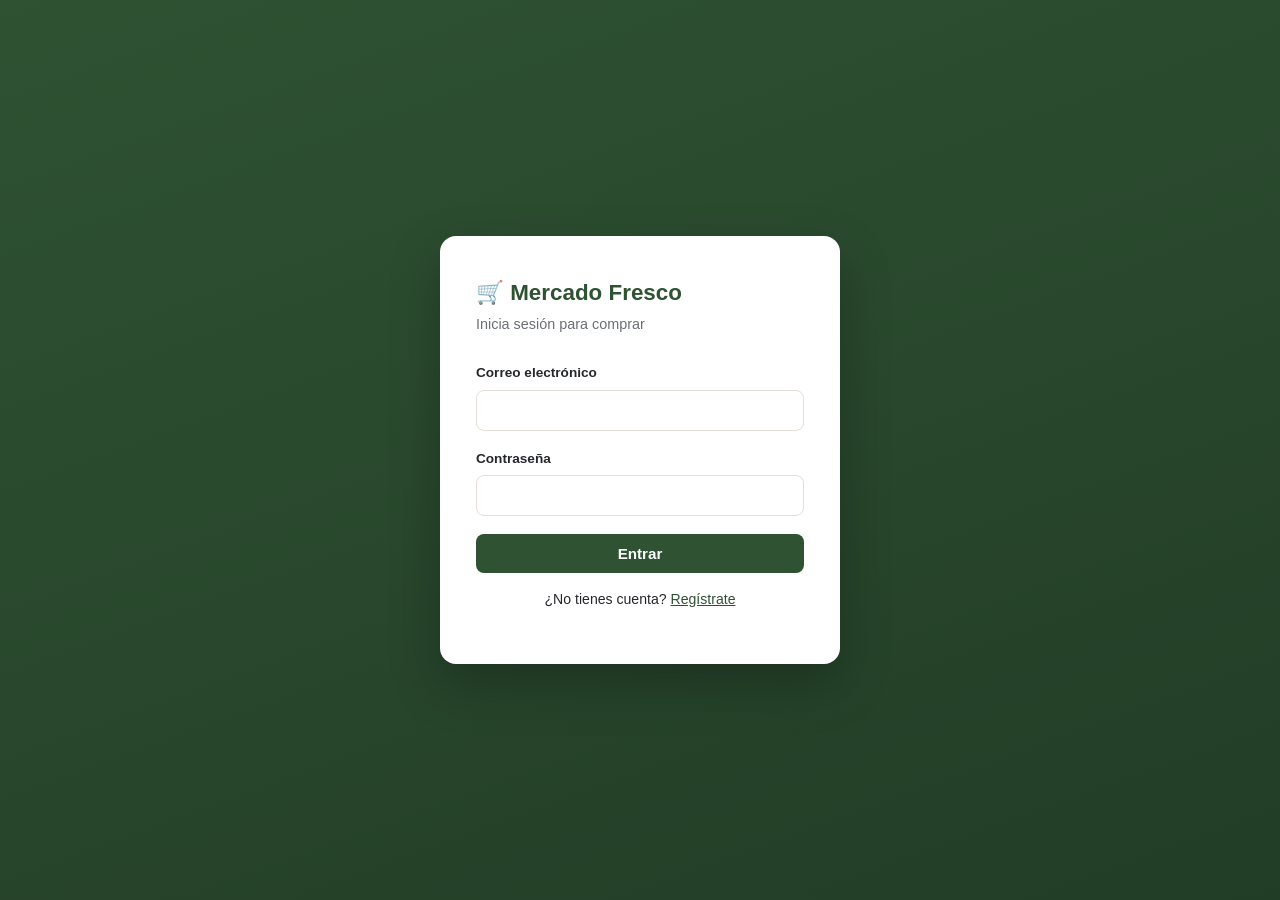
<file: pagos/src/main/resources/static/index.html>
<!DOCTYPE html>
<html lang="es">
<head>
  <meta charset="UTF-8" />
  <title>Mercado Fresco</title>
</head>
<body>
  <script src="js/config.js"></script>
  <script src="js/api.js"></script>
  <script>
    if (Session.isLoggedIn()) {
      window.location.href = Session.isAdmin() ? "admin-dashboard.html" : "productos.html";
    } else {
      window.location.href = "login.html";
    }
  </script>
</body>
</html>
</file>
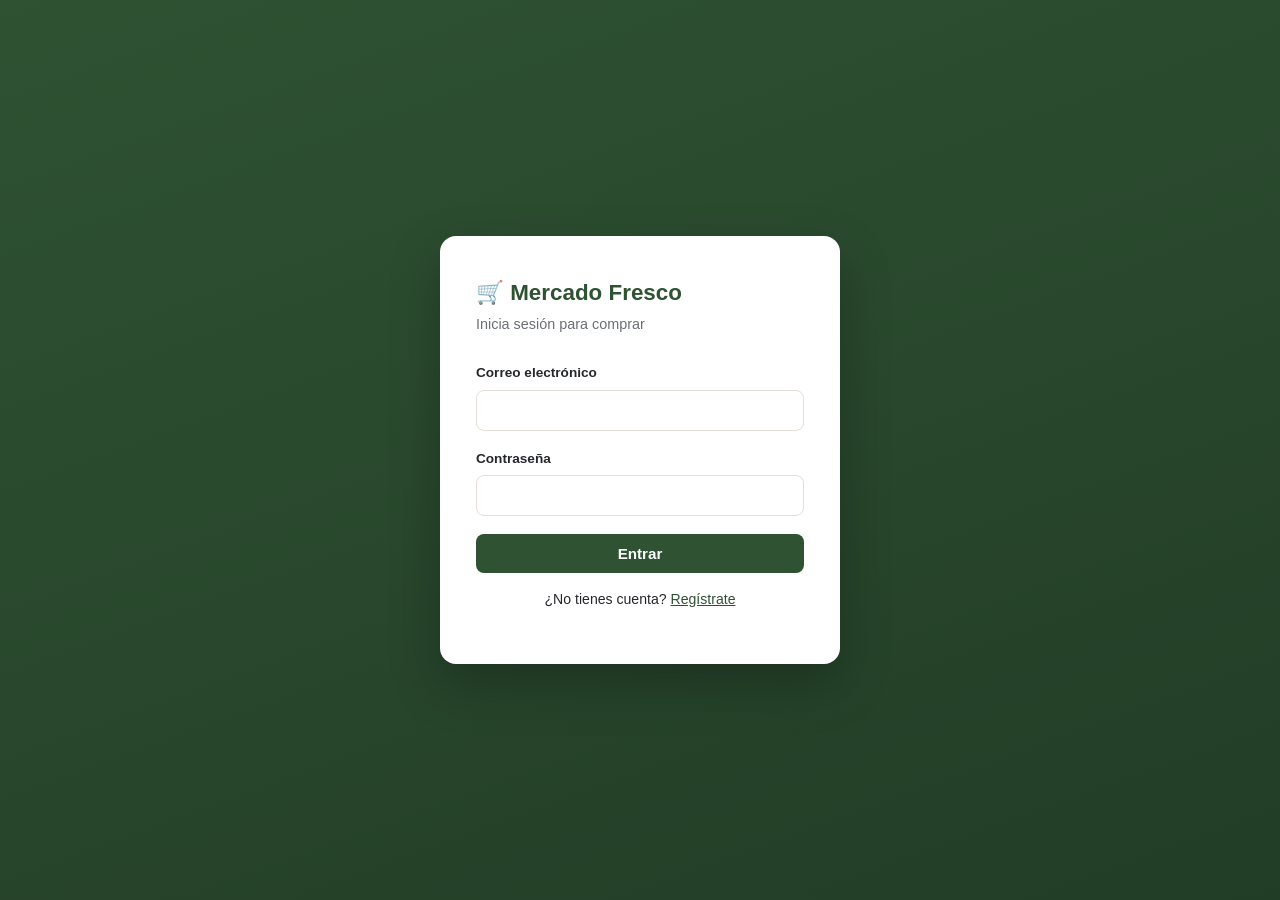
<file: pagos/src/main/resources/static/admin-dashboard.html>
<!DOCTYPE html>
<html lang="es">
<head>
  <meta charset="UTF-8" />
  <meta name="viewport" content="width=device-width, initial-scale=1.0" />
  <title>Reportes — Panel Admin</title>
  <link rel="stylesheet" href="css/styles.css" />
</head>
<body>
  <div id="topbar" class="topbar"></div>

  <div class="container">
    <div class="page-header">
      <h1>Todas las compras</h1>
    </div>
    <div id="alertBox"></div>
    <div id="statsRow" class="mt-16" style="display:flex; gap:14px; flex-wrap:wrap; margin-bottom:20px;"></div>
    <div id="ordersTableWrap"></div>
  </div>

  <!-- Modal de detalle de una compra -->
  <div id="detailModal" class="hidden" style="position:fixed; inset:0; background:rgba(37,39,43,0.5); display:flex; align-items:center; justify-content:center; z-index:1000;">
    <div style="background:white; border-radius:14px; padding:24px; width:100%; max-width:440px; max-height:80vh; overflow-y:auto;">
      <div class="flex-between">
        <h3 style="margin:0;">Detalle de compra</h3>
        <button class="btn btn--outline btn--sm" id="closeModalBtn">Cerrar</button>
      </div>
      <div id="modalBody" class="mt-16"></div>
    </div>
  </div>

  <script src="js/config.js"></script>
  <script src="js/api.js"></script>
  <script src="js/toast.js"></script>
  <script src="js/nav.js"></script>
  <script src="js/admin-dashboard.js"></script>
</body>
</html>
</file>
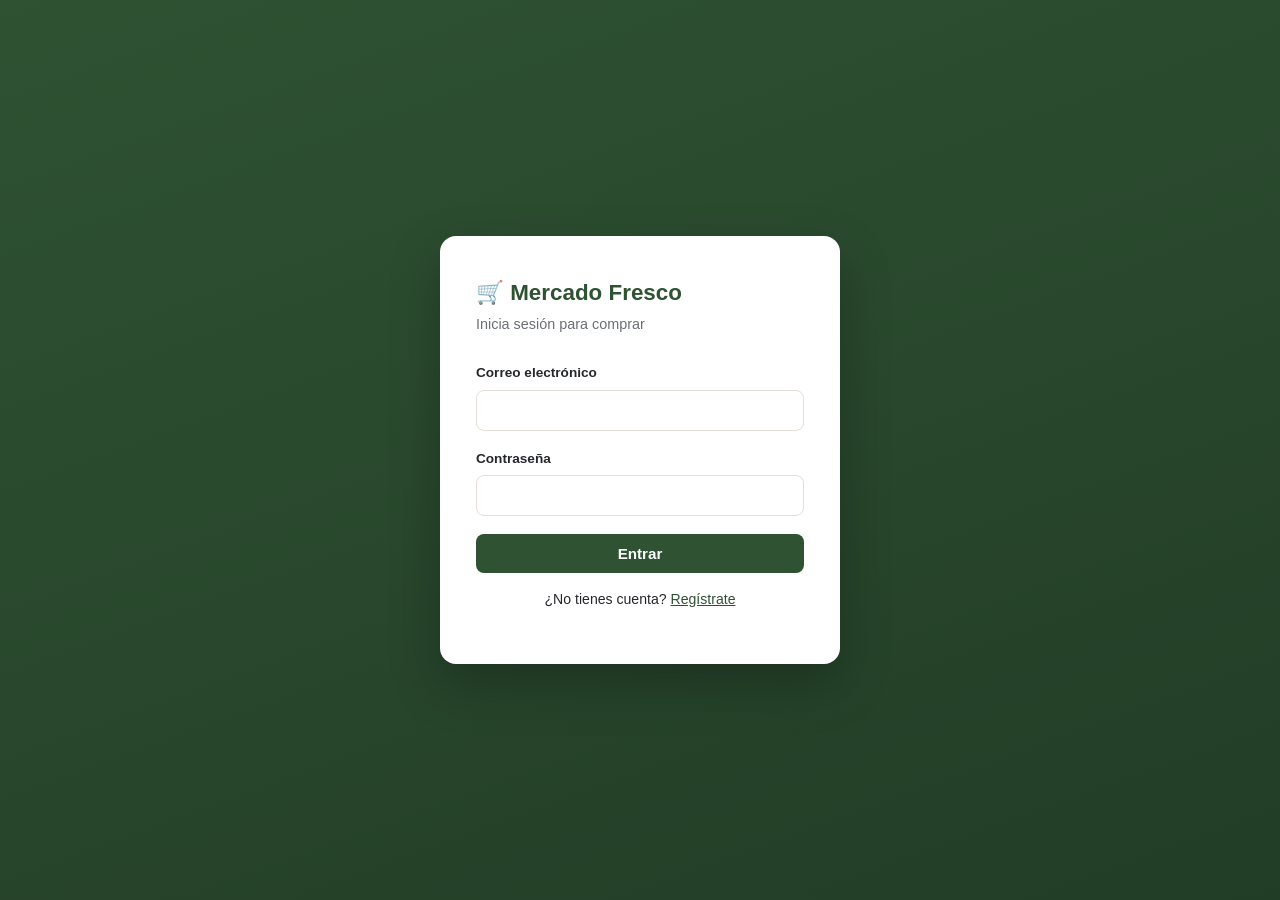
<file: pagos/src/main/resources/static/admin-productos.html>
<!DOCTYPE html>
<html lang="es">
<head>
  <meta charset="UTF-8" />
  <meta name="viewport" content="width=device-width, initial-scale=1.0" />
  <title>Productos — Panel Admin</title>
  <link rel="stylesheet" href="css/styles.css" />
</head>
<body>
  <div id="topbar" class="topbar"></div>

  <div class="container">
    <div class="page-header">
      <h1>Gestión de productos</h1>
      <button class="btn btn--accent" id="newProductBtn">+ Nuevo producto</button>
    </div>
    <div id="alertBox"></div>
    <div id="productsTableWrap"></div>
  </div>

  <!-- Modal crear/editar -->
  <div id="productModal" class="hidden" style="position:fixed; inset:0; background:rgba(37,39,43,0.5); display:flex; align-items:center; justify-content:center; z-index:1000;">
    <div style="background:white; border-radius:14px; padding:24px; width:100%; max-width:420px;">
      <div class="flex-between">
        <h3 id="modalTitle" style="margin:0;">Nuevo producto</h3>
        <button class="btn btn--outline btn--sm" id="closeProductModalBtn">Cerrar</button>
      </div>

      <form id="productForm" class="mt-16">
        <input type="hidden" id="productId" />
        <div class="field">
          <label for="nombre">Nombre</label>
          <input type="text" id="nombre" required />
        </div>
        <div class="field">
          <label for="descripcion">Descripción</label>
          <input type="text" id="descripcion" />
        </div>
        <div class="field">
          <label for="precio">Precio (S/)</label>
          <input type="number" id="precio" min="0" step="0.01" required />
        </div>
        <div class="field">
          <label for="stock">Stock</label>
          <input type="number" id="stock" min="0" required />
        </div>
        <div class="field">
          <label for="imagenUrl">URL de imagen (opcional)</label>
          <input type="text" id="imagenUrl" placeholder="https://..." />
        </div>
        <button type="submit" class="btn btn--primary btn--block" id="saveProductBtn">Guardar</button>
      </form>
    </div>
  </div>

  <script src="js/config.js"></script>
  <script src="js/api.js"></script>
  <script src="js/toast.js"></script>
  <script src="js/nav.js"></script>
  <script src="js/admin-productos.js"></script>
</body>
</html>
</file>
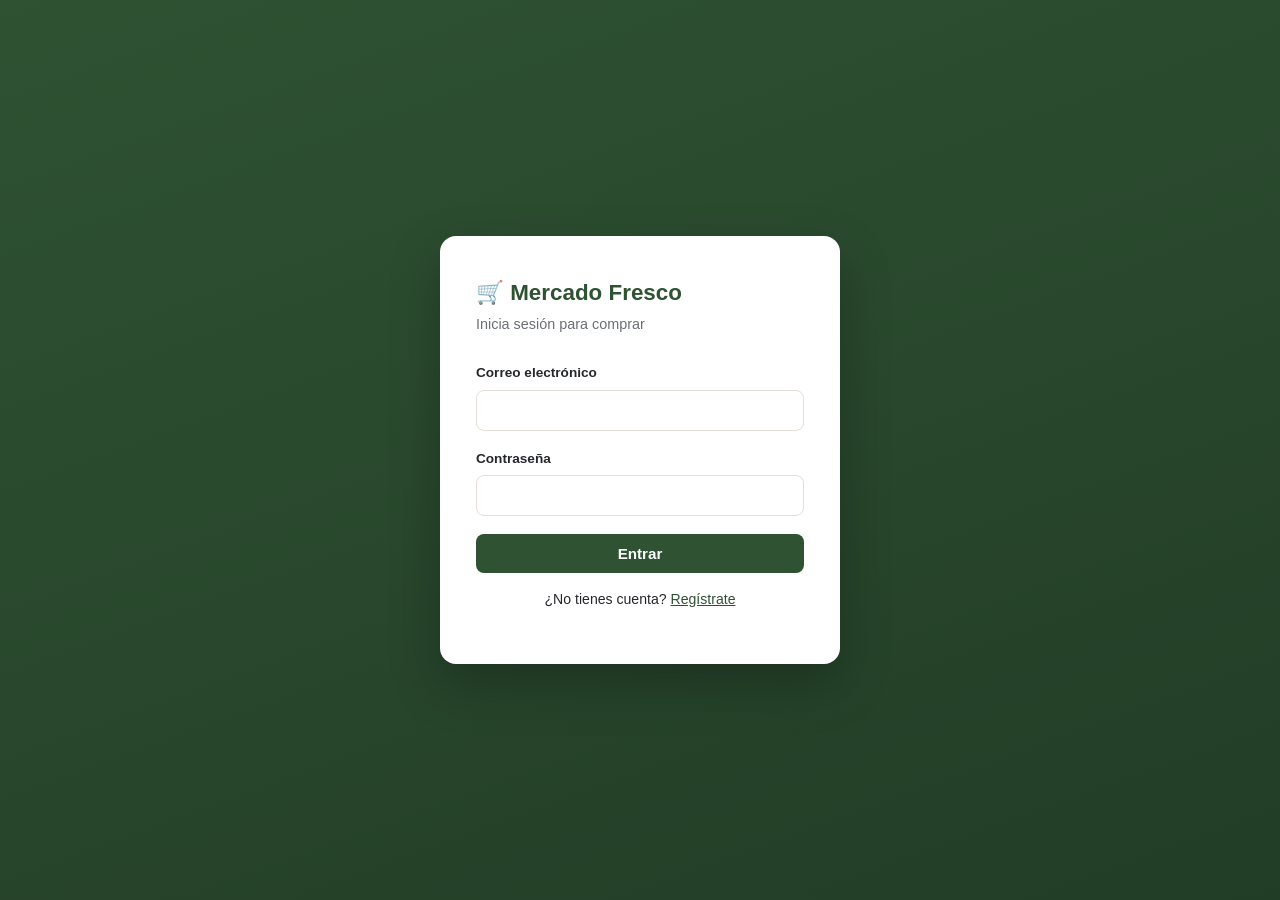
<file: pagos/src/main/resources/static/carrito.html>
<!DOCTYPE html>
<html lang="es">
<head>
  <meta charset="UTF-8" />
  <meta name="viewport" content="width=device-width, initial-scale=1.0" />
  <title>Mi carrito — Mercado Fresco</title>
  <link rel="stylesheet" href="css/styles.css" />
</head>
<body>
  <div id="topbar" class="topbar"></div>

  <div class="container" style="max-width: 720px;">
    <div class="page-header">
      <h1>Mi carrito</h1>
      <a href="productos.html" class="btn btn--outline btn--sm">← Seguir comprando</a>
    </div>

    <div id="alertBox"></div>
    <div id="cartContent"></div>
  </div>

  <script src="js/config.js"></script>
  <script src="js/api.js"></script>
  <script src="js/toast.js"></script>
  <script src="js/nav.js"></script>
  <script src="js/carrito.js"></script>
</body>
</html>
</file>
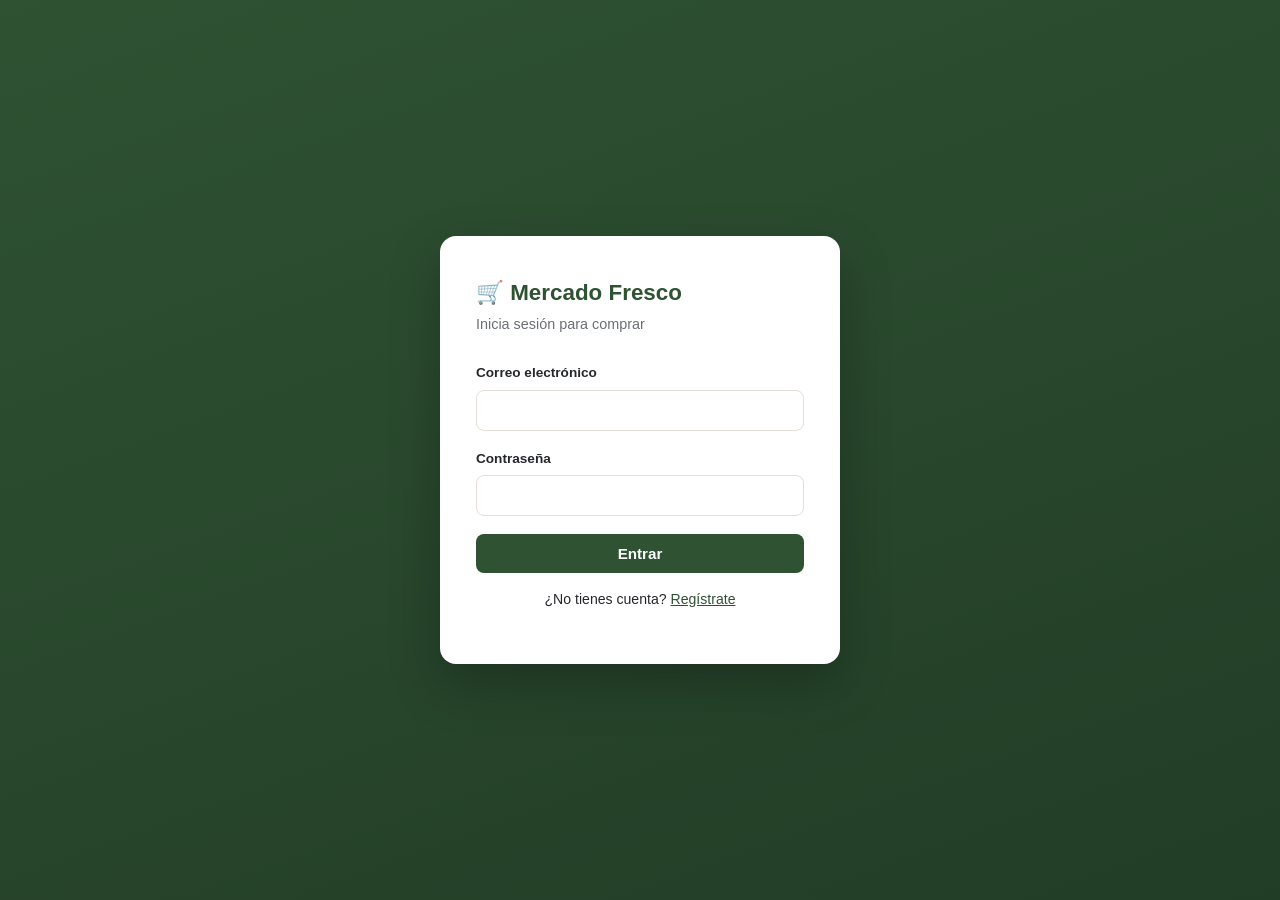
<file: pagos/src/main/resources/static/checkout.html>
<!DOCTYPE html>
<html lang="es">
<head>
  <meta charset="UTF-8" />
  <meta name="viewport" content="width=device-width, initial-scale=1.0" />
  <title>Pagar — Mercado Fresco</title>
  <link rel="stylesheet" href="css/styles.css" />
</head>
<body>
  <div id="topbar" class="topbar"></div>

  <div class="container" style="max-width: 560px;">
    <div class="page-header">
      <h1>Confirmar pago</h1>
      <a href="carrito.html" class="btn btn--outline btn--sm">← Volver al carrito</a>
    </div>

    <div id="alertBox"></div>
    <div id="checkoutContent"></div>
  </div>

  <script src="js/config.js"></script>
  <script src="js/api.js"></script>
  <script src="js/toast.js"></script>
  <script src="js/nav.js"></script>
  <script src="js/checkout.js"></script>
</body>
</html>
</file>
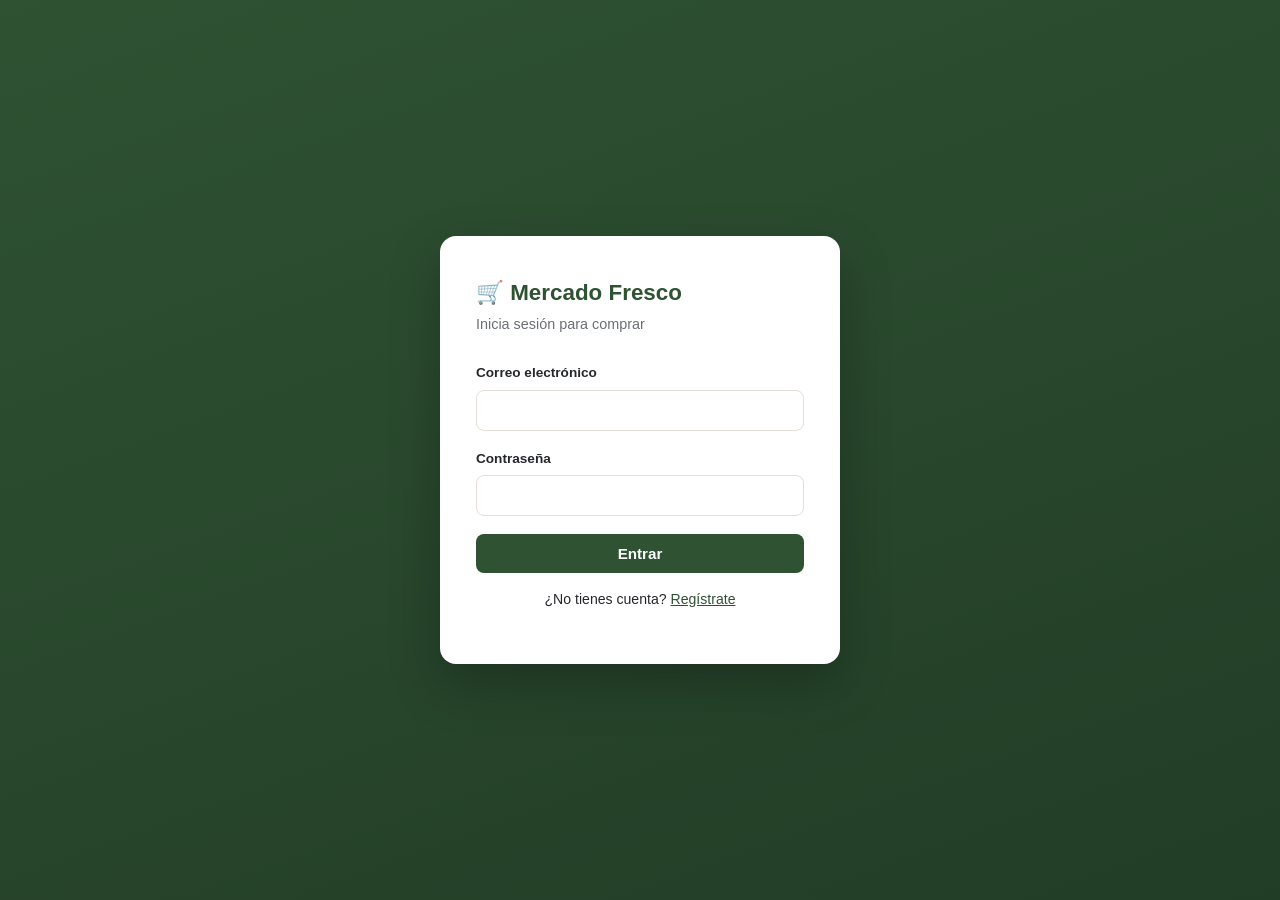
<file: pagos/src/main/resources/static/login.html>
<!DOCTYPE html>
<html lang="es">
<head>
  <meta charset="UTF-8" />
  <meta name="viewport" content="width=device-width, initial-scale=1.0" />
  <title>Iniciar sesión — Mercado Fresco</title>
  <link rel="stylesheet" href="css/styles.css" />
</head>
<body>
  <div class="auth-shell">
    <div class="auth-card">
      <div class="auth-card__logo">🛒 Mercado Fresco</div>
      <div class="auth-card__tagline">Inicia sesión para comprar</div>

      <div id="alertBox"></div>

      <form id="loginForm">
        <div class="field">
          <label for="email">Correo electrónico</label>
          <input type="email" id="email" required autocomplete="email" />
        </div>
        <div class="field">
          <label for="pass">Contraseña</label>
          <input type="password" id="pass" required autocomplete="current-password" />
        </div>
        <button type="submit" class="btn btn--primary" id="submitBtn">Entrar</button>
      </form>

      <p class="mt-16" style="text-align:center; font-size:0.88rem;">
        ¿No tienes cuenta? <a href="register.html">Regístrate</a>
      </p>
    </div>
  </div>

  <script src="js/config.js"></script>
  <script src="js/api.js"></script>
  <script src="js/auth.js"></script>
</body>
</html>
</file>
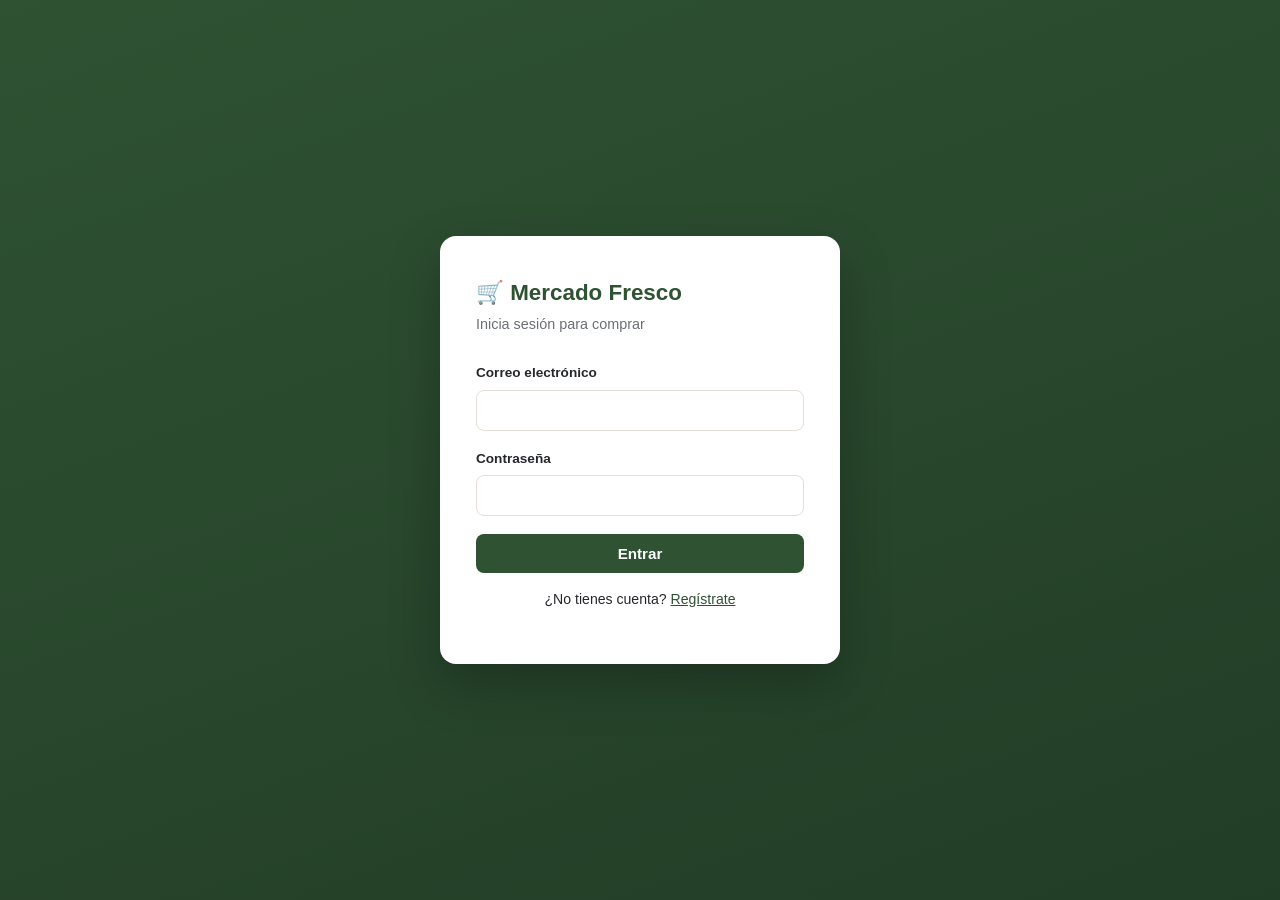
<file: pagos/src/main/resources/static/mis-compras.html>
<!DOCTYPE html>
<html lang="es">
<head>
  <meta charset="UTF-8" />
  <meta name="viewport" content="width=device-width, initial-scale=1.0" />
  <title>Mis compras — Mercado Fresco</title>
  <link rel="stylesheet" href="css/styles.css" />
</head>
<body>
  <div id="topbar" class="topbar"></div>

  <div class="container">
    <div class="page-header">
      <h1>Mis compras</h1>
    </div>
    <div id="alertBox"></div>
    <div id="ordersList"></div>
  </div>

  <script src="js/config.js"></script>
  <script src="js/api.js"></script>
  <script src="js/toast.js"></script>
  <script src="js/nav.js"></script>
  <script src="js/mis-compras.js"></script>
</body>
</html>
</file>
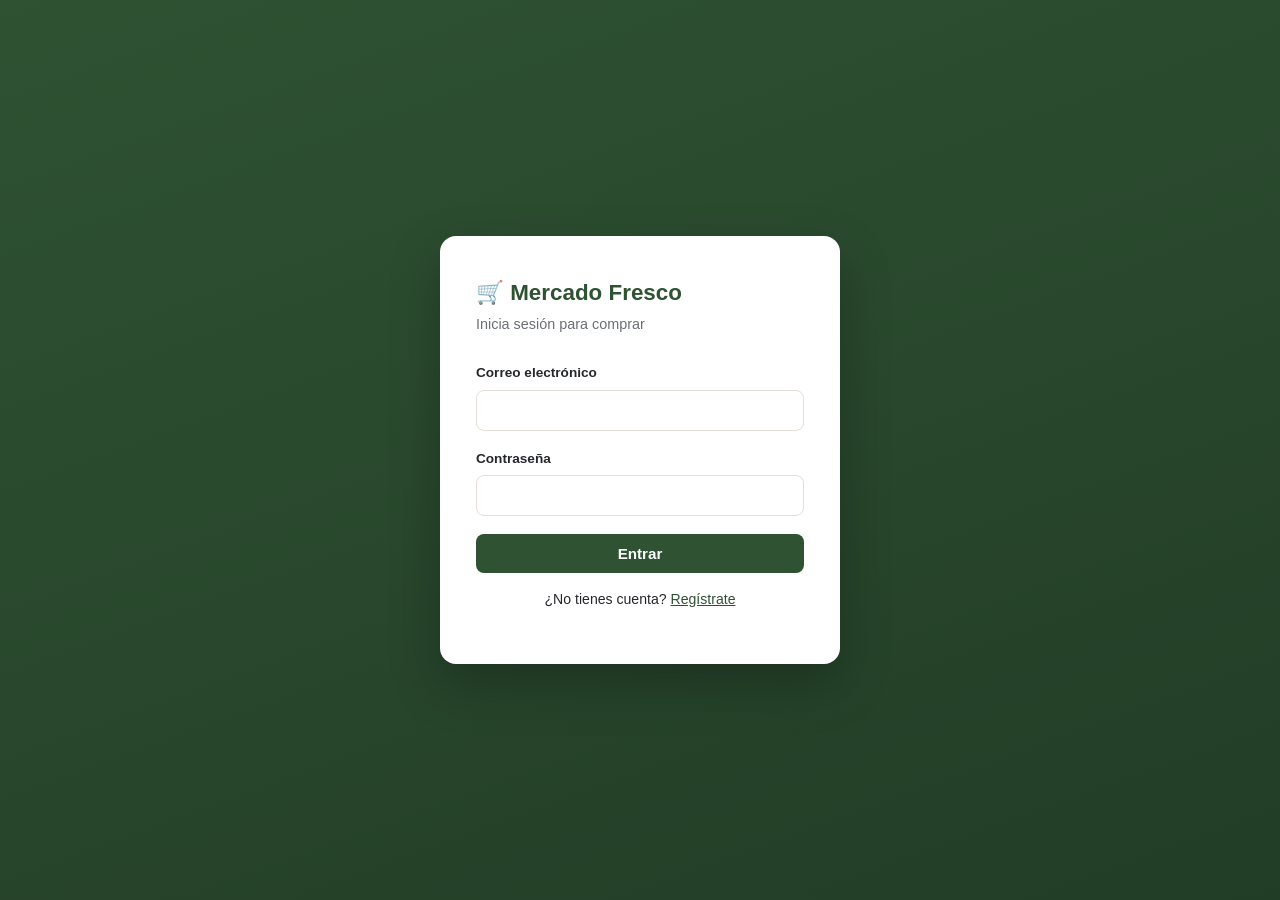
<file: pagos/src/main/resources/static/productos.html>
<!DOCTYPE html>
<html lang="es">
<head>
  <meta charset="UTF-8" />
  <meta name="viewport" content="width=device-width, initial-scale=1.0" />
  <title>Catálogo — Mercado Fresco</title>
  <link rel="stylesheet" href="css/styles.css" />
</head>
<body>
  <div id="topbar" class="topbar"></div>

  <div class="container">
    <div class="page-header">
      <h1>Catálogo de productos</h1>
    </div>
    <div id="alertBox"></div>
    <div id="productGrid" class="product-grid"></div>
  </div>

  <script src="js/config.js"></script>
  <script src="js/api.js"></script>
  <script src="js/toast.js"></script>
  <script src="js/nav.js"></script>
  <script src="js/productos.js"></script>
</body>
</html>
</file>
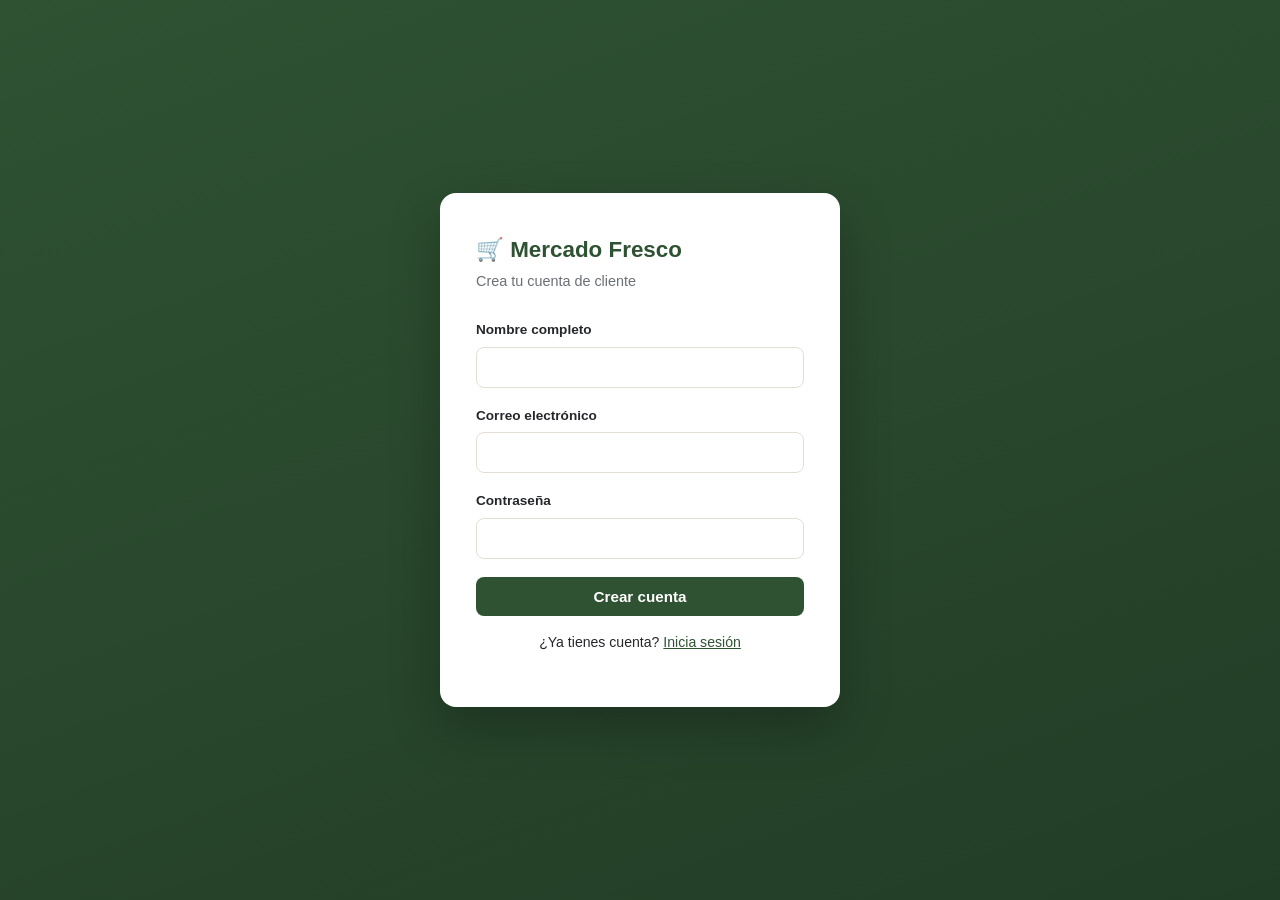
<file: pagos/src/main/resources/static/register.html>
<!DOCTYPE html>
<html lang="es">
<head>
  <meta charset="UTF-8" />
  <meta name="viewport" content="width=device-width, initial-scale=1.0" />
  <title>Crear cuenta — Mercado Fresco</title>
  <link rel="stylesheet" href="css/styles.css" />
</head>
<body>
  <div class="auth-shell">
    <div class="auth-card">
      <div class="auth-card__logo">🛒 Mercado Fresco</div>
      <div class="auth-card__tagline">Crea tu cuenta de cliente</div>

      <div id="alertBox"></div>

      <form id="registerForm">
        <div class="field">
          <label for="nombre">Nombre completo</label>
          <input type="text" id="nombre" required autocomplete="name" />
        </div>
        <div class="field">
          <label for="email">Correo electrónico</label>
          <input type="email" id="email" required autocomplete="email" />
        </div>
        <div class="field">
          <label for="pass">Contraseña</label>
          <input type="password" id="pass" required minlength="6" autocomplete="new-password" />
        </div>
        <button type="submit" class="btn btn--primary" id="submitBtn">Crear cuenta</button>
      </form>

      <p class="mt-16" style="text-align:center; font-size:0.88rem;">
        ¿Ya tienes cuenta? <a href="login.html">Inicia sesión</a>
      </p>
    </div>
  </div>

  <script src="js/config.js"></script>
  <script src="js/api.js"></script>
  <script src="js/register.js"></script>
</body>
</html>
</file>
<file: pagos/src/main/resources/static/css/styles.css>
/* ===== Tokens ===== */
:root {
  --color-bg: #FAF7F2;
  --color-surface: #FFFFFF;
  --color-primary: #2F5233;
  --color-primary-dark: #223D26;
  --color-accent: #E8973D;
  --color-accent-dark: #C97C28;
  --color-text: #25272B;
  --color-text-muted: #6B6F76;
  --color-border: #E4DFD6;
  --color-danger: #B3432B;
  --color-success: #2F5233;

  --font-body: -apple-system, "Segoe UI", Roboto, Helvetica, Arial, sans-serif;
  --font-mono: "SFMono-Regular", Consolas, "Liberation Mono", Menlo, monospace;

  --radius: 10px;
  --shadow: 0 2px 10px rgba(37, 39, 43, 0.08);
}

* { box-sizing: border-box; }

body {
  margin: 0;
  font-family: var(--font-body);
  background: var(--color-bg);
  color: var(--color-text);
  line-height: 1.5;
}

a { color: var(--color-primary); }

/* ===== Layout ===== */
.topbar {
  display: flex;
  align-items: center;
  justify-content: space-between;
  padding: 14px 28px;
  background: var(--color-primary);
  color: white;
}

.topbar__brand {
  font-weight: 700;
  font-size: 1.15rem;
  letter-spacing: 0.02em;
  color: white;
  text-decoration: none;
}

.topbar__nav {
  display: flex;
  align-items: center;
  gap: 18px;
}

.topbar__nav a {
  color: rgba(255,255,255,0.85);
  text-decoration: none;
  font-size: 0.92rem;
}
.topbar__nav a:hover { color: white; }

.topbar__user {
  font-size: 0.85rem;
  color: rgba(255,255,255,0.75);
}

.container {
  max-width: 1080px;
  margin: 0 auto;
  padding: 32px 24px 80px;
}

.container--narrow {
  max-width: 420px;
}

/* ===== Auth pages ===== */
.auth-shell {
  min-height: 100vh;
  display: flex;
  align-items: center;
  justify-content: center;
  background: linear-gradient(160deg, var(--color-primary) 0%, var(--color-primary-dark) 100%);
  padding: 20px;
}

.auth-card {
  background: var(--color-surface);
  border-radius: 16px;
  box-shadow: 0 20px 50px rgba(0,0,0,0.25);
  width: 100%;
  max-width: 400px;
  padding: 40px 36px;
}

.auth-card__logo {
  font-weight: 800;
  font-size: 1.4rem;
  color: var(--color-primary);
  margin-bottom: 4px;
}

.auth-card__tagline {
  color: var(--color-text-muted);
  font-size: 0.9rem;
  margin-bottom: 28px;
}

/* ===== Forms ===== */
.field {
  margin-bottom: 18px;
}

.field label {
  display: block;
  font-size: 0.85rem;
  font-weight: 600;
  margin-bottom: 6px;
  color: var(--color-text);
}

.field input,
.field select,
.field textarea {
  width: 100%;
  padding: 11px 13px;
  border: 1px solid var(--color-border);
  border-radius: 8px;
  font-size: 0.95rem;
  font-family: inherit;
  background: var(--color-surface);
  color: var(--color-text);
}

.field input:focus,
.field select:focus,
.field textarea:focus {
  outline: 2px solid var(--color-primary);
  outline-offset: 1px;
  border-color: var(--color-primary);
}

/* ===== Buttons ===== */
.btn {
  display: inline-flex;
  align-items: center;
  justify-content: center;
  gap: 8px;
  padding: 11px 20px;
  border-radius: 8px;
  border: none;
  font-size: 0.95rem;
  font-weight: 600;
  cursor: pointer;
  font-family: inherit;
  transition: transform 0.05s ease, opacity 0.15s ease;
}
.btn:active { transform: scale(0.98); }
.btn:disabled { opacity: 0.6; cursor: not-allowed; }

.btn--primary { background: var(--color-primary); color: white; width: 100%; }
.btn--primary:hover:not(:disabled) { background: var(--color-primary-dark); }

.btn--accent { background: var(--color-accent); color: white; }
.btn--accent:hover:not(:disabled) { background: var(--color-accent-dark); }

.btn--outline {
  background: transparent;
  border: 1px solid var(--color-border);
  color: var(--color-text);
}
.btn--outline:hover:not(:disabled) { border-color: var(--color-primary); color: var(--color-primary); }

.btn--danger { background: var(--color-danger); color: white; }
.btn--sm { padding: 7px 12px; font-size: 0.82rem; }
.btn--block { width: 100%; }

/* ===== Alerts ===== */
.alert {
  padding: 12px 14px;
  border-radius: 8px;
  font-size: 0.88rem;
  margin-bottom: 16px;
}
.alert--error { background: #FBEAE5; color: var(--color-danger); border: 1px solid #F0C7B9; }
.alert--success { background: #E9F1EA; color: var(--color-primary); border: 1px solid #C8DCC9; }

/* ===== Cards / Grid ===== */
.page-header {
  display: flex;
  align-items: center;
  justify-content: space-between;
  margin-bottom: 24px;
  flex-wrap: wrap;
  gap: 12px;
}

.page-header h1 {
  font-size: 1.5rem;
  margin: 0;
}

.product-grid {
  display: grid;
  grid-template-columns: repeat(auto-fill, minmax(220px, 1fr));
  gap: 18px;
}

.product-card {
  background: var(--color-surface);
  border-radius: var(--radius);
  box-shadow: var(--shadow);
  overflow: hidden;
  display: flex;
  flex-direction: column;
}

.product-card__image {
  width: 100%;
  aspect-ratio: 4 / 3;
  object-fit: cover;
  background: var(--color-border);
}

.product-card__body {
  padding: 14px 16px 16px;
  display: flex;
  flex-direction: column;
  gap: 8px;
  flex: 1;
}

.product-card__name {
  font-weight: 600;
  font-size: 0.98rem;
}

.product-card__desc {
  font-size: 0.82rem;
  color: var(--color-text-muted);
  flex: 1;
}

.product-card__price {
  font-family: var(--font-mono);
  font-weight: 700;
  color: var(--color-primary);
  font-size: 1.05rem;
}

.product-card__stock {
  font-size: 0.75rem;
  color: var(--color-text-muted);
}

.product-card__footer {
  display: flex;
  align-items: center;
  gap: 8px;
}

.qty-input {
  width: 54px;
  padding: 8px;
  border: 1px solid var(--color-border);
  border-radius: 6px;
  text-align: center;
  font-family: inherit;
}

/* ===== Table ===== */
table.data-table {
  width: 100%;
  border-collapse: collapse;
  background: var(--color-surface);
  border-radius: var(--radius);
  overflow: hidden;
  box-shadow: var(--shadow);
}

.data-table th,
.data-table td {
  padding: 12px 14px;
  text-align: left;
  border-bottom: 1px solid var(--color-border);
  font-size: 0.88rem;
}

.data-table th {
  background: var(--color-bg);
  font-weight: 700;
  color: var(--color-text-muted);
  text-transform: uppercase;
  font-size: 0.72rem;
  letter-spacing: 0.04em;
}

.data-table tr:last-child td { border-bottom: none; }

/* ===== Badge ===== */
.badge {
  display: inline-block;
  padding: 3px 10px;
  border-radius: 999px;
  font-size: 0.72rem;
  font-weight: 700;
  text-transform: uppercase;
  letter-spacing: 0.03em;
}
.badge--pagado { background: #E9F1EA; color: var(--color-primary); }
.badge--pendiente { background: #FCF3DE; color: #966B1F; }
.badge--fallido { background: #FBEAE5; color: var(--color-danger); }
.badge--admin { background: var(--color-accent); color: white; }
.badge--client { background: var(--color-border); color: var(--color-text); }

/* ===== Cart drawer / summary ===== */
.cart-item {
  display: flex;
  align-items: center;
  justify-content: space-between;
  gap: 12px;
  padding: 14px 0;
  border-bottom: 1px solid var(--color-border);
}

.cart-item__name { font-weight: 600; font-size: 0.92rem; }
.cart-item__meta { font-size: 0.8rem; color: var(--color-text-muted); }

.summary-box {
  background: var(--color-surface);
  border-radius: var(--radius);
  box-shadow: var(--shadow);
  padding: 20px;
}

.summary-row {
  display: flex;
  justify-content: space-between;
  font-size: 0.9rem;
  padding: 6px 0;
}

.summary-row--total {
  font-weight: 800;
  font-size: 1.1rem;
  border-top: 1px solid var(--color-border);
  margin-top: 8px;
  padding-top: 12px;
  color: var(--color-primary);
}

/* ===== Payment method picker ===== */
.pay-methods {
  display: grid;
  grid-template-columns: repeat(3, 1fr);
  gap: 10px;
  margin-bottom: 20px;
}

.pay-method {
  border: 2px solid var(--color-border);
  border-radius: 10px;
  padding: 16px 10px;
  text-align: center;
  cursor: pointer;
  background: var(--color-surface);
  font-size: 0.85rem;
  font-weight: 600;
}

.pay-method.selected {
  border-color: var(--color-primary);
  background: #EEF4EE;
  color: var(--color-primary);
}

/* ===== Receipt (ticket) ===== */
.receipt {
  background: var(--color-surface);
  border-radius: var(--radius);
  box-shadow: var(--shadow);
  padding: 24px;
  font-family: var(--font-mono);
  position: relative;
}

.receipt::after {
  content: "";
  position: absolute;
  bottom: -8px;
  left: 0;
  right: 0;
  height: 16px;
  background: repeating-linear-gradient(
    -45deg,
    var(--color-bg) 0,
    var(--color-bg) 6px,
    transparent 6px,
    transparent 12px
  );
}

.receipt__row {
  display: flex;
  justify-content: space-between;
  font-size: 0.82rem;
  padding: 3px 0;
}

.receipt__divider {
  border-top: 1px dashed var(--color-border);
  margin: 10px 0;
}

/* ===== Empty state ===== */
.empty-state {
  text-align: center;
  padding: 60px 20px;
  color: var(--color-text-muted);
}

/* ===== Utility ===== */
.text-muted { color: var(--color-text-muted); }
.mt-16 { margin-top: 16px; }
.flex-between { display: flex; align-items: center; justify-content: space-between; }
.hidden { display: none !important; }

@media (max-width: 560px) {
  .pay-methods { grid-template-columns: 1fr; }
  .product-grid { grid-template-columns: repeat(auto-fill, minmax(150px, 1fr)); }
}
</file>
